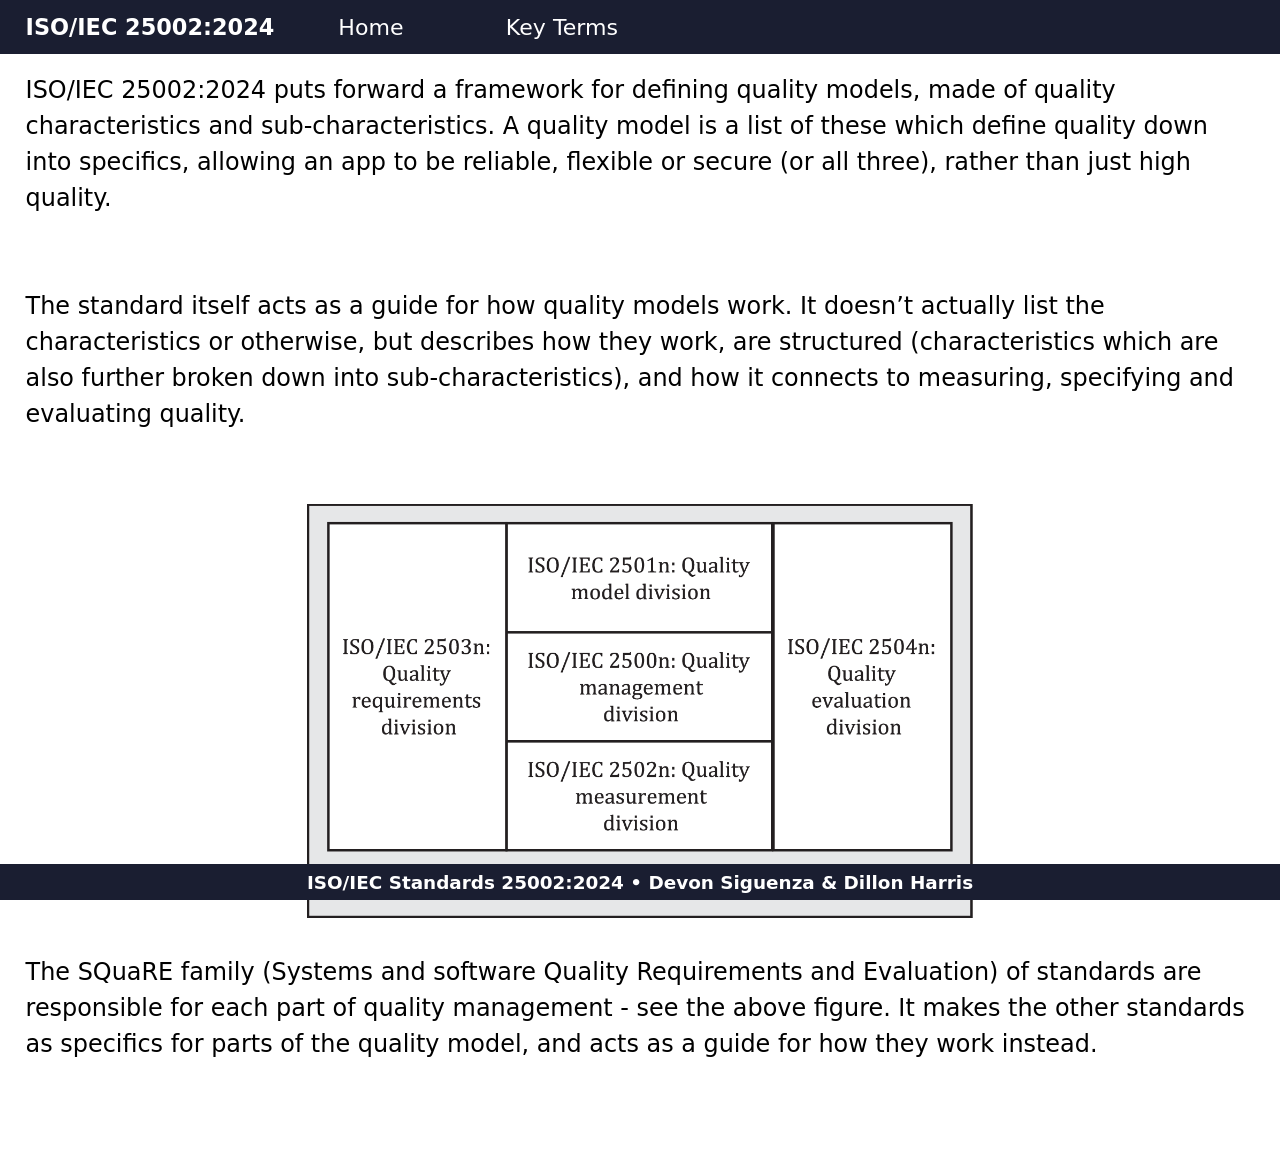
<file: index.html>
<!DOCTYPE html>
<html>
    <title>ISO/IEC 25002:2024</title>
    <meta name="viewport" content="width=device-width, initial-scale=1">
    <link rel="icon" type="image/x-icon" href="/imgs/logo.ico">
    <div class="desktop-layout">
        
        <header>
            <link rel="stylesheet" href="css/desktop-core.css">
            <meta name="viewport" content="width=device-width, initial-scale=1">
            <link rel="icon" type="image/x-icon" href="/imgs/logo.ico">
        </header>

        <head>
            <div id="topbar">
                <p id="title">ISO/IEC 25002:2024</p>
                <p id="home"><a href="index.html">Home</a></p>
                <p id="keyterms"><a href="key_terms.html">Key Terms</a></p>
                <p id="term-definition"></p>
            </div>
        </head>

        <div class="content-row">
            <div id="container">
                <p>ISO/IEC 25002:2024 puts forward a framework for defining quality models, made of quality characteristics and sub-characteristics. A quality model is a list of these which define quality down into specifics, allowing an app to be reliable, flexible or secure (or all three), rather than just high quality.</p>
                <br>
                <p>The standard itself acts as a guide for how quality models work. It doesn’t actually list the characteristics or otherwise, but describes how they work, are structured (characteristics which are also further broken down into sub-characteristics), and how it connects to measuring, specifying and evaluating quality.</p>
                <br>
                <img src="imgs/ISOIMAGE.png" alt="Divsions within ISO standards">
                <p>The SQuaRE family (Systems and software Quality Requirements and Evaluation) of standards are responsible for each part of quality management - see the above figure. It makes the other standards as specifics for parts of the quality model, and acts as a guide for how they work instead.</p>
            </div>
        </div>

        <footer>
            <div id="footerbar">
                <p>ISO/IEC Standards 25002:2024 • Devon Siguenza & Dillon Harris</p>
            </div>
        </footer>
        <script src="src/menu.js"></script>
    </div>

    <div class="mobile-layout">
        <header>
            <link rel="stylesheet" href="css/mobile-core.css">
        </header>

        <head>
            <div id="topbar">
                <p id="title">ISO/IEC 25002:2024</p>
                <p id="menu">☰</p>
            </div>
        </head>

        <body>
            <div class="sidenavs" id="sidenav">
                <p class="toggleable" ><a class="toggleable"  href="index.html">Home</a></p>
                <p class="toggleable" ><a class="toggleable"  href="key_terms.html">Key Terms</a></p>
            </div>
        </body>

        <footer>
            <div id="footerbar">
                <p>ISO/IEC Standards 25002:2024 • Devon Siguenza & Dillon Harris</p>
            </div>
        </footer>

        <script src="src/mobile_nav.js"></script>
    </div>
</html>
</file>
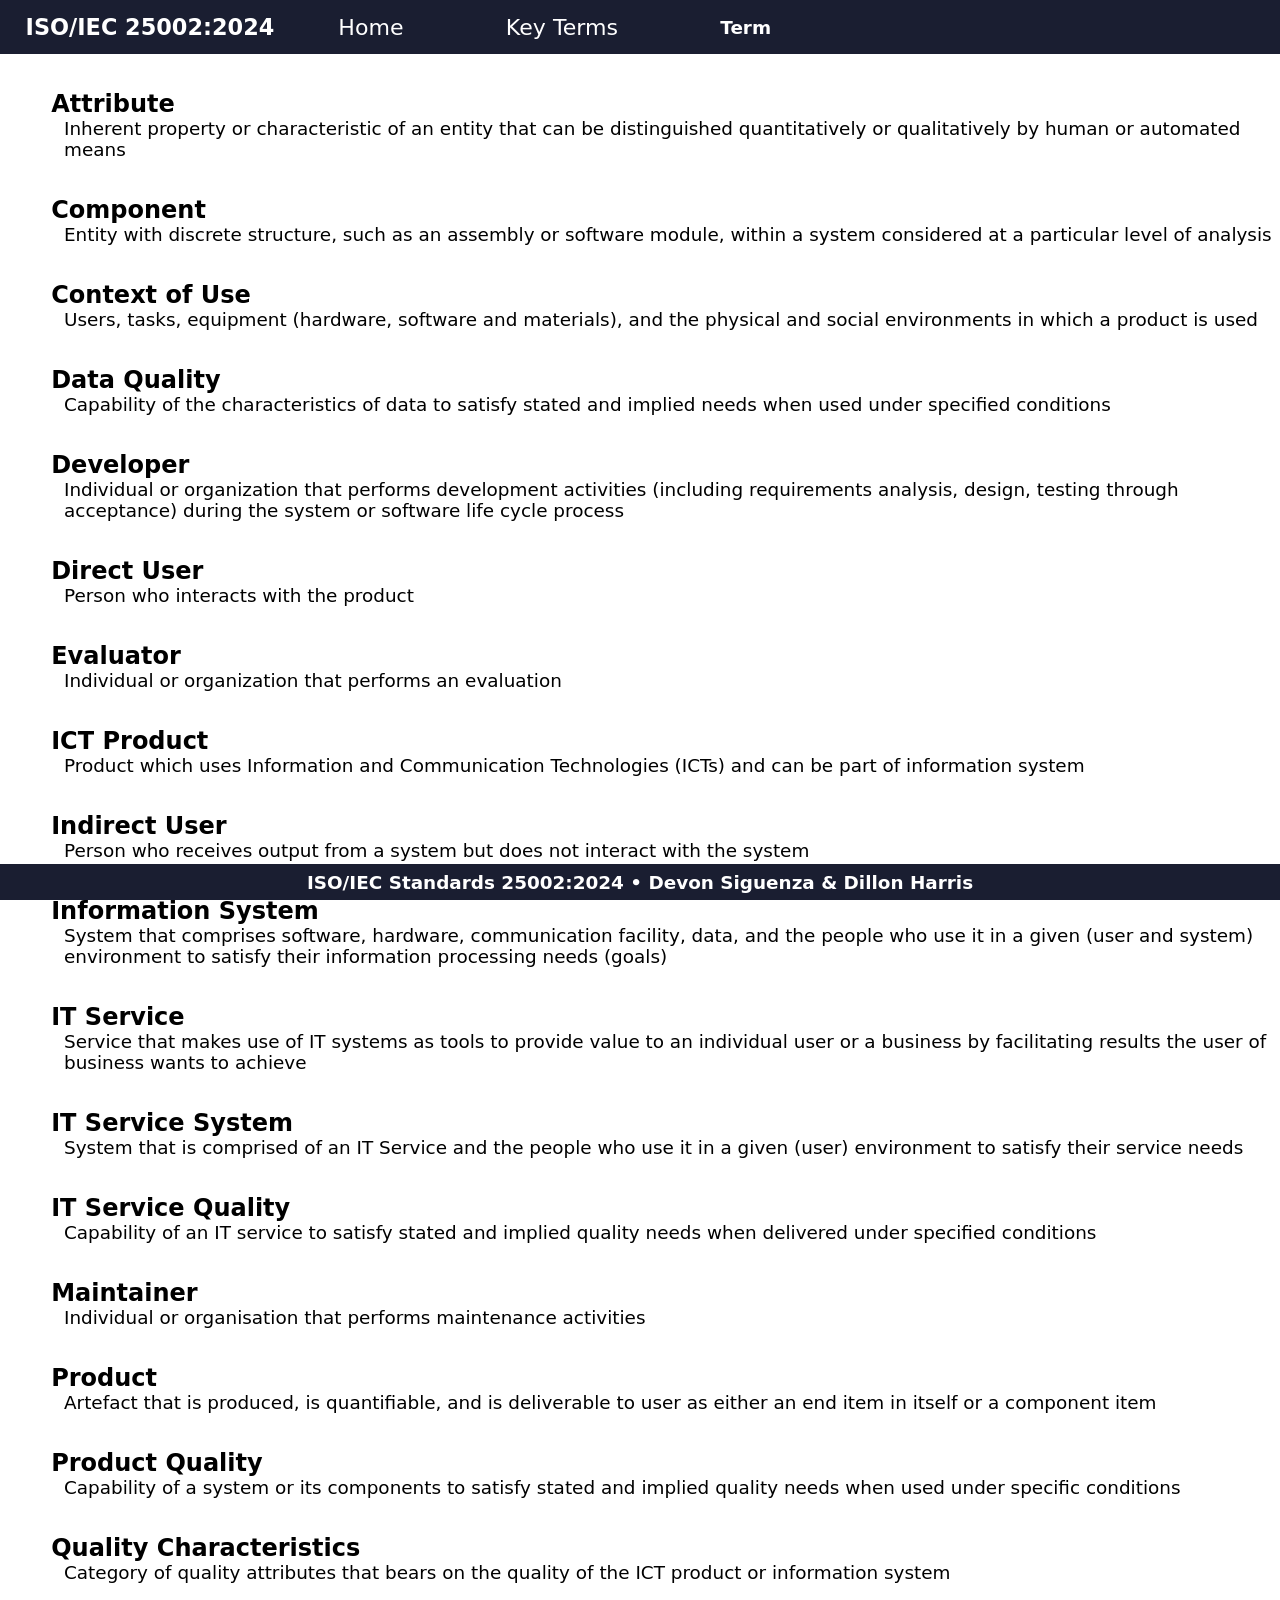
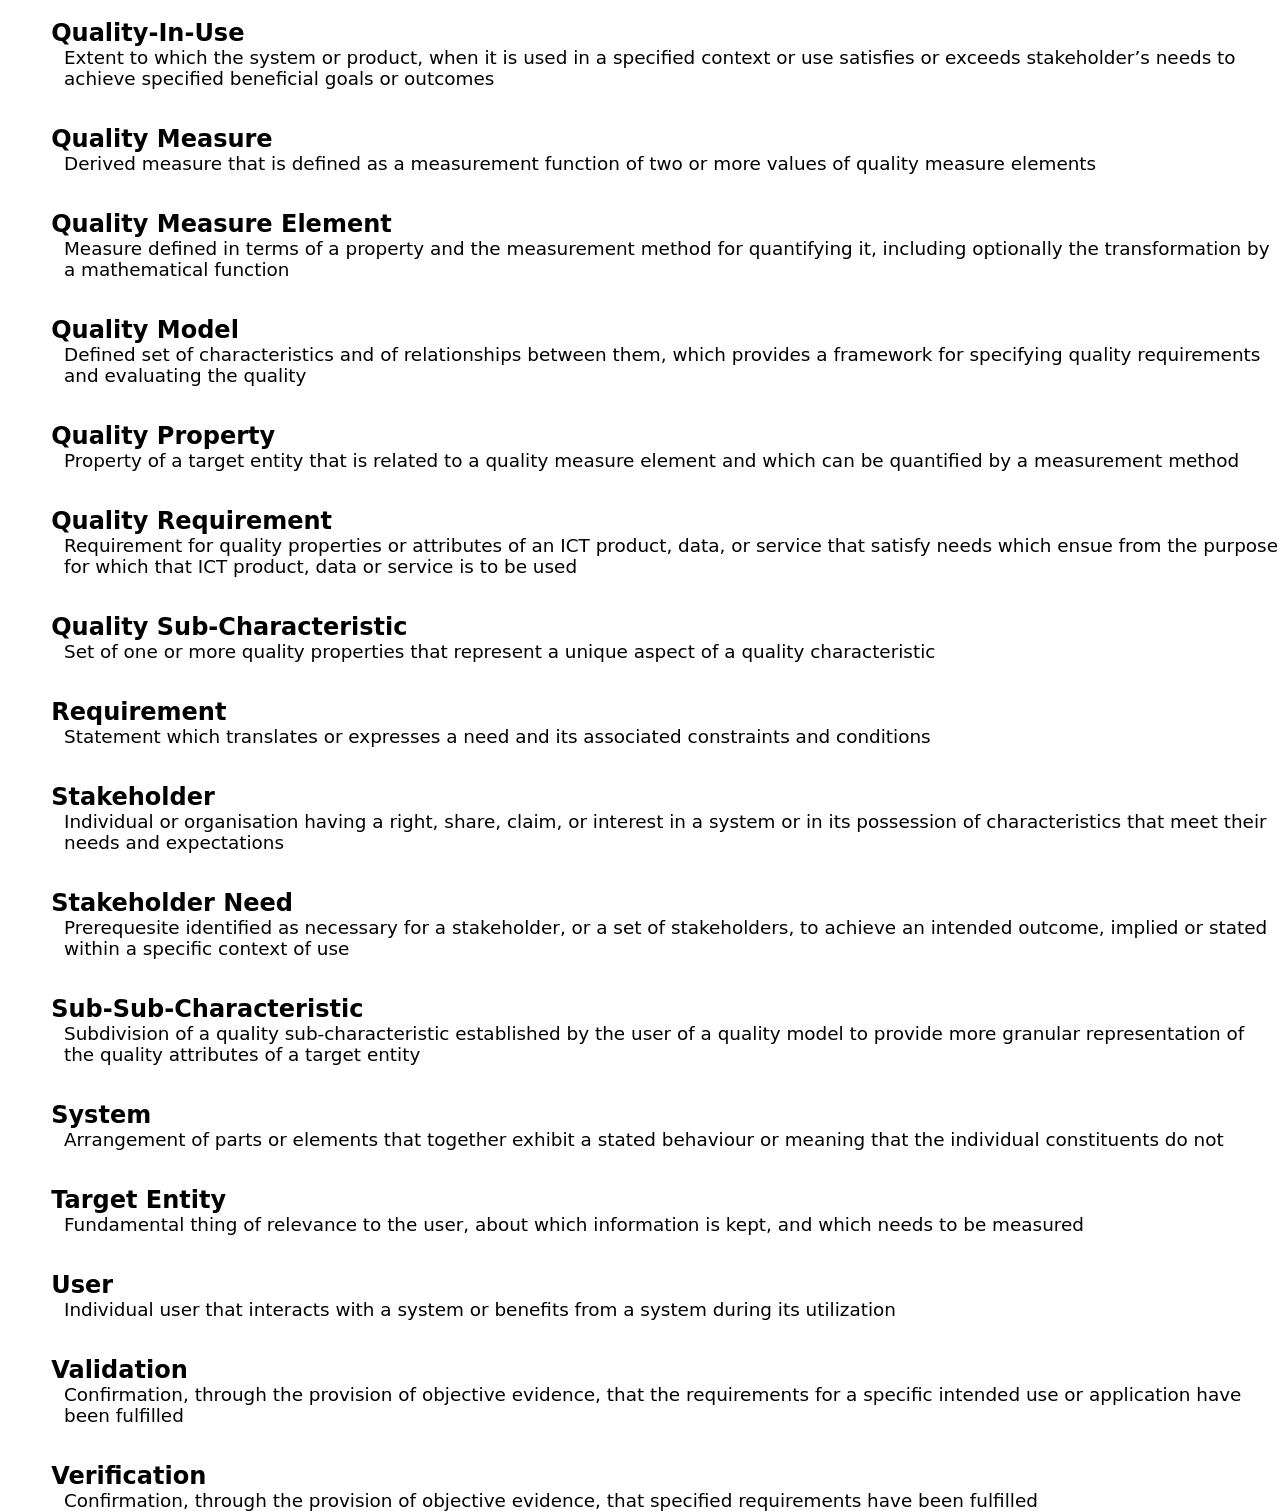
<file: key_terms.html>
<!DOCTYPE html>
<html>
    <title>ISO/IEC 25002:2024</title>
    <meta name="viewport" content="width=device-width, initial-scale=1">
    <link rel="icon" type="image/x-icon" href="/imgs/logo.ico">
    <div class="desktop-layout">
        
        <header>
            <link rel="stylesheet" href="css/desktop-core.css">
            <meta name="viewport" content="width=device-width, initial-scale=1">
            <link rel="icon" type="image/x-icon" href="/imgs/logo.ico">
        </header>

        <head>
            <div id="topbar">
                <p id="title">ISO/IEC 25002:2024</p>
                <p id="home"><a href="index.html">Home</a></p>
                <p id="keyterms"><a href="key_terms.html">Key Terms</a></p>
                <p id="term-definition">Term</p>
            </div>
        </head>
        
        <div id="body-frame">

        <body>
                <h2 class="term_title">Attribute</h2>
                <p class="term_def">Inherent property or characteristic of an entity that can be distinguished quantitatively or qualitatively by human or automated means</p>

                <h2 class="term_title">Component</h2>
                <p class="term_def">Entity with discrete structure, such as an assembly or software module, within a system considered at a particular level of analysis</p>

                <h2 class="term_title">Context of Use</h2>
                <p class="term_def">Users, tasks, equipment (hardware, software and materials), and the physical and social environments in which a product is used</p>
            
                <h2 class="term_title">Data Quality</h2>
                <p class="term_def">Capability of the characteristics of data to satisfy stated and implied needs when used under specified conditions</p>
            
                <h2 class="term_title">Developer</h2>
                <p class="term_def">Individual or organization that performs development activities (including requirements analysis, design, testing through acceptance) during the system or software life cycle process</p>
            
                <h2 class="term_title">Direct User</h2>
                <p class="term_def">Person who interacts with the product</p>
            
                <h2 class="term_title">Evaluator</h2>
                <p class="term_def">Individual or organization that performs an evaluation</p>
            
                <h2 class="term_title">ICT Product</h2>
                <p class="term_def">Product which uses Information and Communication Technologies (ICTs) and can be part of information system</p>
            
                <h2 class="term_title">Indirect User</h2>
                <p class="term_def">Person who receives output from a system but does not interact with the system</p>
            
                <h2 class="term_title">Information System</h2>
                <p class="term_def">System that comprises software, hardware, communication facility, data, and the people who use it in a given (user and system) environment to satisfy their information processing needs (goals)</p>
            
                <h2 class="term_title">IT Service</h2>
                <p class="term_def">Service that makes use of IT systems as tools to provide value to an individual user or a business by facilitating results the user of business wants to achieve</p>
            
                <h2 class="term_title">IT Service System</h2>
                <p class="term_def">System that is comprised of an IT Service and the people who use it in a given (user) environment to satisfy their service needs</p>
            
                <h2 class="term_title">IT Service Quality</h2>
                <p class="term_def">Capability of an IT service to satisfy stated and implied quality needs when delivered under specified conditions</p>
            
                <h2 class="term_title">Maintainer</h2>
                <p class="term_def">Individual or organisation that performs maintenance activities</p>
            
                <h2 class="term_title">Product</h2>
                <p class="term_def">Artefact that is produced, is quantifiable, and is deliverable to user as either an end item in itself or a component item</p>
            
                <h2 class="term_title">Product Quality</h2>
                <p class="term_def">Capability of a system or its components to satisfy stated and implied quality needs when used under specific conditions</p>
            
                <h2 class="term_title">Quality Characteristics</h2>
                <p class="term_def">Category of quality attributes that bears on the quality of the ICT product or information system</p>
            
                <h2 class="term_title">Quality-In-Use</h2>
                <p class="term_def">Extent to which the system or product, when it is used in a specified context or use satisfies or exceeds stakeholder’s needs to achieve specified beneficial goals or outcomes</p>
            
                <h2 class="term_title">Quality Measure</h2>
                <p class="term_def">Derived measure that is defined as a measurement function of two or more values of quality measure elements</p>
            
                <h2 class="term_title">Quality Measure Element</h2>
                <p class="term_def">Measure defined in terms of a property and the measurement method for quantifying it, including optionally the transformation by a mathematical function</p>
            
                <h2 class="term_title">Quality Model</h2>
                <p class="term_def">Defined set of characteristics and of relationships between them, which provides a framework for specifying quality requirements and evaluating the quality</p>
            
                <h2 class="term_title">Quality Property</h2>
                <p class="term_def">Property of a target entity that is related to a quality measure element and which can be quantified by a measurement method</p>
            
                <h2 class="term_title">Quality Requirement</h2>
                <p class="term_def">Requirement for quality properties or attributes of an ICT product, data, or service that satisfy needs which ensue from the purpose for which that ICT product, data or service is to be used</p>
            
                <h2 class="term_title">Quality Sub-Characteristic</h2>
                <p class="term_def">Set of one or more quality properties that represent a unique aspect of a quality characteristic</p>
            
                <h2 class="term_title">Requirement</h2>
                <p class="term_def">Statement which translates or expresses a need and its associated constraints and conditions</p>
            
                <h2 class="term_title">Stakeholder</h2>
                <p class="term_def">Individual or organisation having a right, share, claim, or interest in a system or in its possession of characteristics that meet their needs and expectations</p>
            
                <h2 class="term_title">Stakeholder Need</h2>
                <p class="term_def">Prerequesite identified as necessary for a stakeholder, or a set of stakeholders, to achieve an intended outcome, implied or stated within a specific context of use</p>
            
                <h2 class="term_title">Sub-Sub-Characteristic</h2>
                <p class="term_def">Subdivision of a quality sub-characteristic established by the user of a quality model to provide more granular representation of the quality attributes of a target entity</p>
            
                <h2 class="term_title">System</h2>
                <p class="term_def">Arrangement of parts or elements that together exhibit a stated behaviour or meaning that the individual constituents do not</p>
            
                <h2 class="term_title">Target Entity</h2>
                <p class="term_def">Fundamental thing of relevance to the user, about which information is kept, and which needs to be measured</p>
            
                <h2 class="term_title">User</h2>
                <p class="term_def">Individual user that interacts with a system or benefits from a system during its utilization</p>
            
                <h2 class="term_title">Validation</h2>
                <p class="term_def">Confirmation, through the provision of objective evidence, that the requirements for a specific intended use or application have been fulfilled</p>
            
                <h2 class="term_title">Verification</h2>
                <p class="term_def">Confirmation, through the provision of objective evidence, that specified requirements have been fulfilled</p>
            </body>

        </div>

        <footer>
            <div id="footerbar">
                <p>ISO/IEC Standards 25002:2024 • Devon Siguenza & Dillon Harris</p>
            </div>
        </footer>
        <script src="src/menu.js"></script>
    </div>

    <div class="mobile-layout">
        <header>
            <link rel="stylesheet" href="css/mobile-core.css">
        </header>

        <head>
            <div id="topbar">
                <p id="title">ISO/IEC 25002:2024</p>
                <p id="menu">☰</p>
            </div>
        </head>

        <body>
            <div class="sidenavs" id="sidenav">
                <p class="toggleable" ><a class="toggleable"  href="index.html">Home</a></p>
                <p class="toggleable" ><a class="toggleable"  href="key_terms.html">Key Terms</a></p>
            </div>
        </body>

        <footer>
            <div id="footerbar">
                <p>ISO/IEC Standards 25002:2024 • Devon Siguenza & Dillon Harris</p>
            </div>
        </footer>

        <script src="src/mobile_nav.js"></script>
    </div>
</html>
</file>
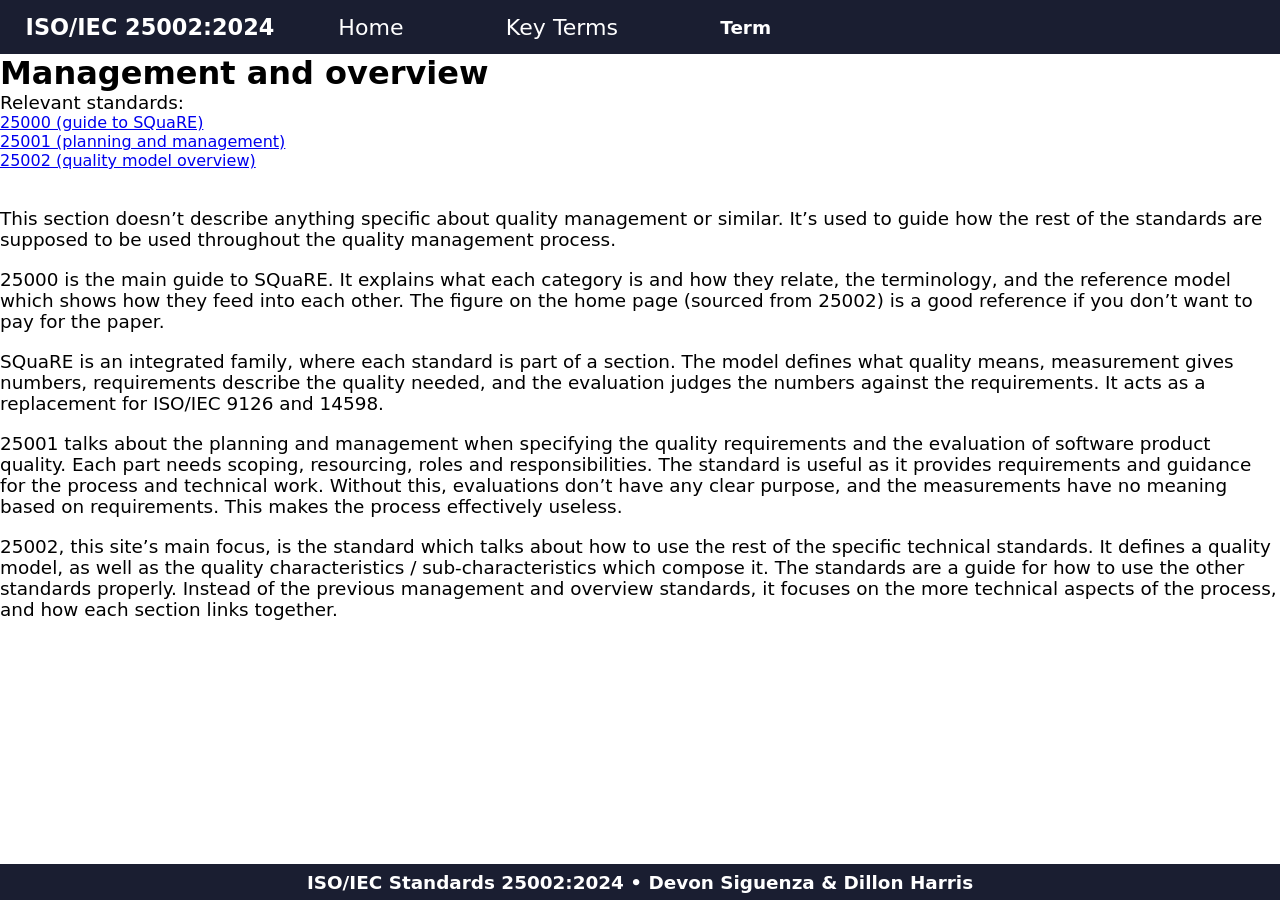
<file: management.html>
<!DOCTYPE html>
<html>
    <title>[ISO/IEC] Management and overview</title>
    <meta name="viewport" content="width=device-width, initial-scale=1">
    <link rel="icon" type="image/x-icon" href="/imgs/logo.ico">
    <div class="desktop-layout">
        
        <header>
            <link rel="stylesheet" href="css/desktop-core.css">
            <meta name="viewport" content="width=device-width, initial-scale=1">
            <link rel="icon" type="image/x-icon" href="/imgs/logo.ico">
        </header>

        <head>
            <div id="topbar">
                <p id="title">ISO/IEC 25002:2024</p>
                <p id="home"><a href="index.html">Home</a></p>
                <p id="keyterms"><a href="key_terms.html">Key Terms</a></p>
                <p id="term-definition">Term</p>
            </div>
        </head>
        
        <div id="body-frame">

        <body>
            <h1>Management and overview</h1>
            <p>Relevant standards:</p>
            <ul>
                <li><a href="https://www.iso.org/standard/64764.html">25000 (guide to SQuaRE)</a></li>
                <li><a href="https://www.iso.org/standard/64787.html">25001 (planning and management)</a></li>
                <li><a href="https://www.iso.org/standard/78175.html">25002 (quality model overview)</a></li>
            </ul>
            <br>
            <br>
            <p>This section doesn’t describe anything specific about quality management or similar. It’s used to guide how the rest of the standards are supposed to be used throughout the quality management process.</p>
            <br>
            <p>25000 is the main guide to SQuaRE. It explains what each category is and how they relate, the terminology, and the reference model which shows how they feed into each other. The figure on the home page (sourced from 25002) is a good reference if you don’t want to pay for the paper.</p>
            <br>
            <p>SQuaRE is an integrated family, where each standard is part of a section. The model defines what quality means, measurement gives numbers, requirements describe the quality needed, and the evaluation judges the numbers against the requirements.  It acts as a replacement for ISO/IEC 9126 and 14598.</p>
            <br>
            <p>25001 talks about the planning and management when specifying the quality requirements and the evaluation of software product quality. Each part needs scoping, resourcing, roles and responsibilities. The standard is useful as it provides requirements and guidance for the process and technical work. Without this, evaluations don’t have any clear purpose, and the measurements have no meaning based on requirements. This makes the process effectively useless.</p>
            <br>
            <p>25002, this site’s main focus, is the standard which talks about how to use the rest of the specific technical standards. It defines a quality model, as well as the quality characteristics / sub-characteristics which compose it. The standards are a guide for how to use the other standards properly. Instead of the previous management and overview standards, it focuses on the more technical aspects of the process, and how each section links together.</p>
            </body>

        </div>

        <footer>
            <div id="footerbar">
                <p>ISO/IEC Standards 25002:2024 • Devon Siguenza & Dillon Harris</p>
            </div>
        </footer>
        <script src="src/menu.js"></script>
    </div>

    <div class="mobile-layout">
        <header>
            <link rel="stylesheet" href="css/mobile-core.css">
        </header>

        <head>
            <div id="topbar">
                <p id="title">ISO/IEC 25002:2024</p>
                <p id="menu">☰</p>
            </div>
        </head>

        <body>
            <div class="sidenavs" id="sidenav">
                <p class="toggleable" ><a class="toggleable"  href="index.html">Home</a></p>
                <p class="toggleable" ><a class="toggleable"  href="key_terms.html">Key Terms</a></p>
            </div>
        </body>

        <footer>
            <div id="footerbar">
                <p>ISO/IEC Standards 25002:2024 • Devon Siguenza & Dillon Harris</p>
            </div>
        </footer>

        <script src="src/mobile_nav.js"></script>
    </div>
</html>
</file>
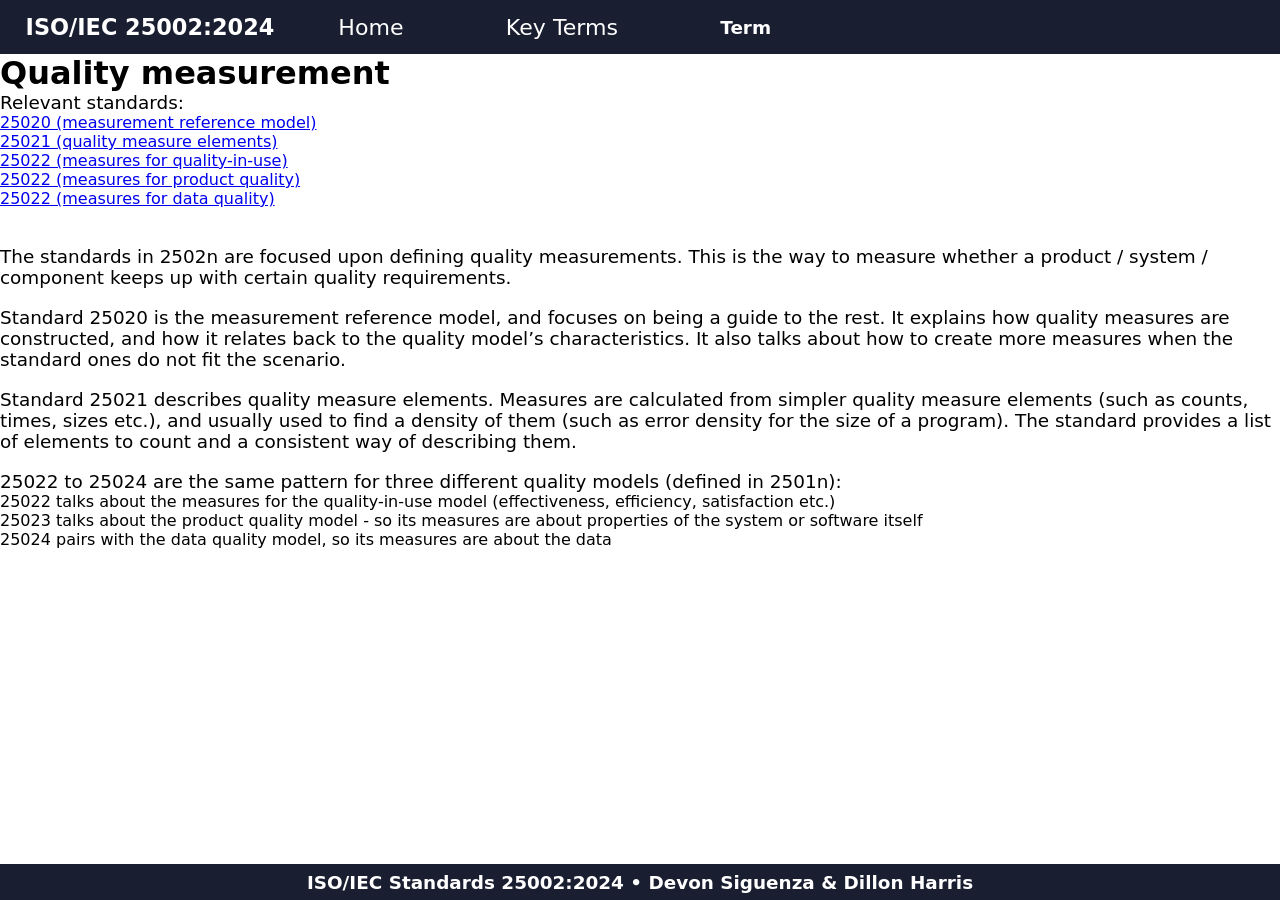
<file: quality_measurement.html>
<!DOCTYPE html>
<html>
    <title>[ISO/IEC] Quality measurement</title>
    <meta name="viewport" content="width=device-width, initial-scale=1">
    <link rel="icon" type="image/x-icon" href="/imgs/logo.ico">
    <div class="desktop-layout">
        
        <header>
            <link rel="stylesheet" href="css/desktop-core.css">
            <meta name="viewport" content="width=device-width, initial-scale=1">
            <link rel="icon" type="image/x-icon" href="/imgs/logo.ico">
        </header>

        <head>
            <div id="topbar">
                <p id="title">ISO/IEC 25002:2024</p>
                <p id="home"><a href="index.html">Home</a></p>
                <p id="keyterms"><a href="key_terms.html">Key Terms</a></p>
                <p id="term-definition">Term</p>
            </div>
        </head>
        
        <div id="body-frame">

        <body>
            <h1>Quality measurement</h1>
            <p>Relevant standards:</p>
            <ul>
                <li><a href="https://www.iso.org/standard/72117.html">25020 (measurement reference model)</a></li>
                <li><a href="https://www.iso.org/standard/55477.html">25021 (quality measure elements)</a></li>
                <li><a href="https://www.iso.org/standard/35746.html">25022 (measures for quality-in-use)</a></li>
                <li><a href="https://www.iso.org/standard/35747.html">25022 (measures for product quality)</a></li>
                <li><a href="https://www.iso.org/standard/35749.html">25022 (measures for data quality)</a></li>
            </ul>
            <br>
            <br>
            <p>The standards in 2502n are focused upon defining quality measurements. This is the way to measure whether a product / system / component keeps up with certain quality requirements.</p>
            <br>
            <p>Standard 25020 is the measurement reference model, and focuses on being a guide to the rest. It explains how quality measures are constructed, and how it relates back to the quality model’s characteristics. It also talks about how to create more measures when the standard ones do not fit the scenario.</p>
            <br>
            <p>Standard 25021 describes quality measure elements. Measures are calculated from simpler quality measure elements (such as counts, times, sizes etc.), and usually used to find a density of them (such as error density for the size of a program). The standard provides a list of elements to count and a consistent way of describing them.</p>
            <br>
            <p>25022 to 25024 are the same pattern for three different quality models (defined in 2501n):</p>
            <ul>
                <li>25022 talks about the measures for the quality-in-use model (effectiveness, efficiency, satisfaction etc.)</li>
                <li>25023 talks about the product quality model - so its measures are about properties of the system or software itself</li>
                <li>25024 pairs with the data quality model, so its measures are about the data</li>
            </ul>
            <br>
            </body>

        </div>

        <footer>
            <div id="footerbar">
                <p>ISO/IEC Standards 25002:2024 • Devon Siguenza & Dillon Harris</p>
            </div>
        </footer>
        <script src="src/menu.js"></script>
    </div>

    <div class="mobile-layout">
        <header>
            <link rel="stylesheet" href="css/mobile-core.css">
        </header>

        <head>
            <div id="topbar">
                <p id="title">ISO/IEC 25002:2024</p>
                <p id="menu">☰</p>
            </div>
        </head>

        <body>
            <div class="sidenavs" id="sidenav">
                <p class="toggleable" ><a class="toggleable"  href="index.html">Home</a></p>
                <p class="toggleable" ><a class="toggleable"  href="key_terms.html">Key Terms</a></p>
            </div>
        </body>

        <footer>
            <div id="footerbar">
                <p>ISO/IEC Standards 25002:2024 • Devon Siguenza & Dillon Harris</p>
            </div>
        </footer>

        <script src="src/mobile_nav.js"></script>
    </div>
</html>
</file>
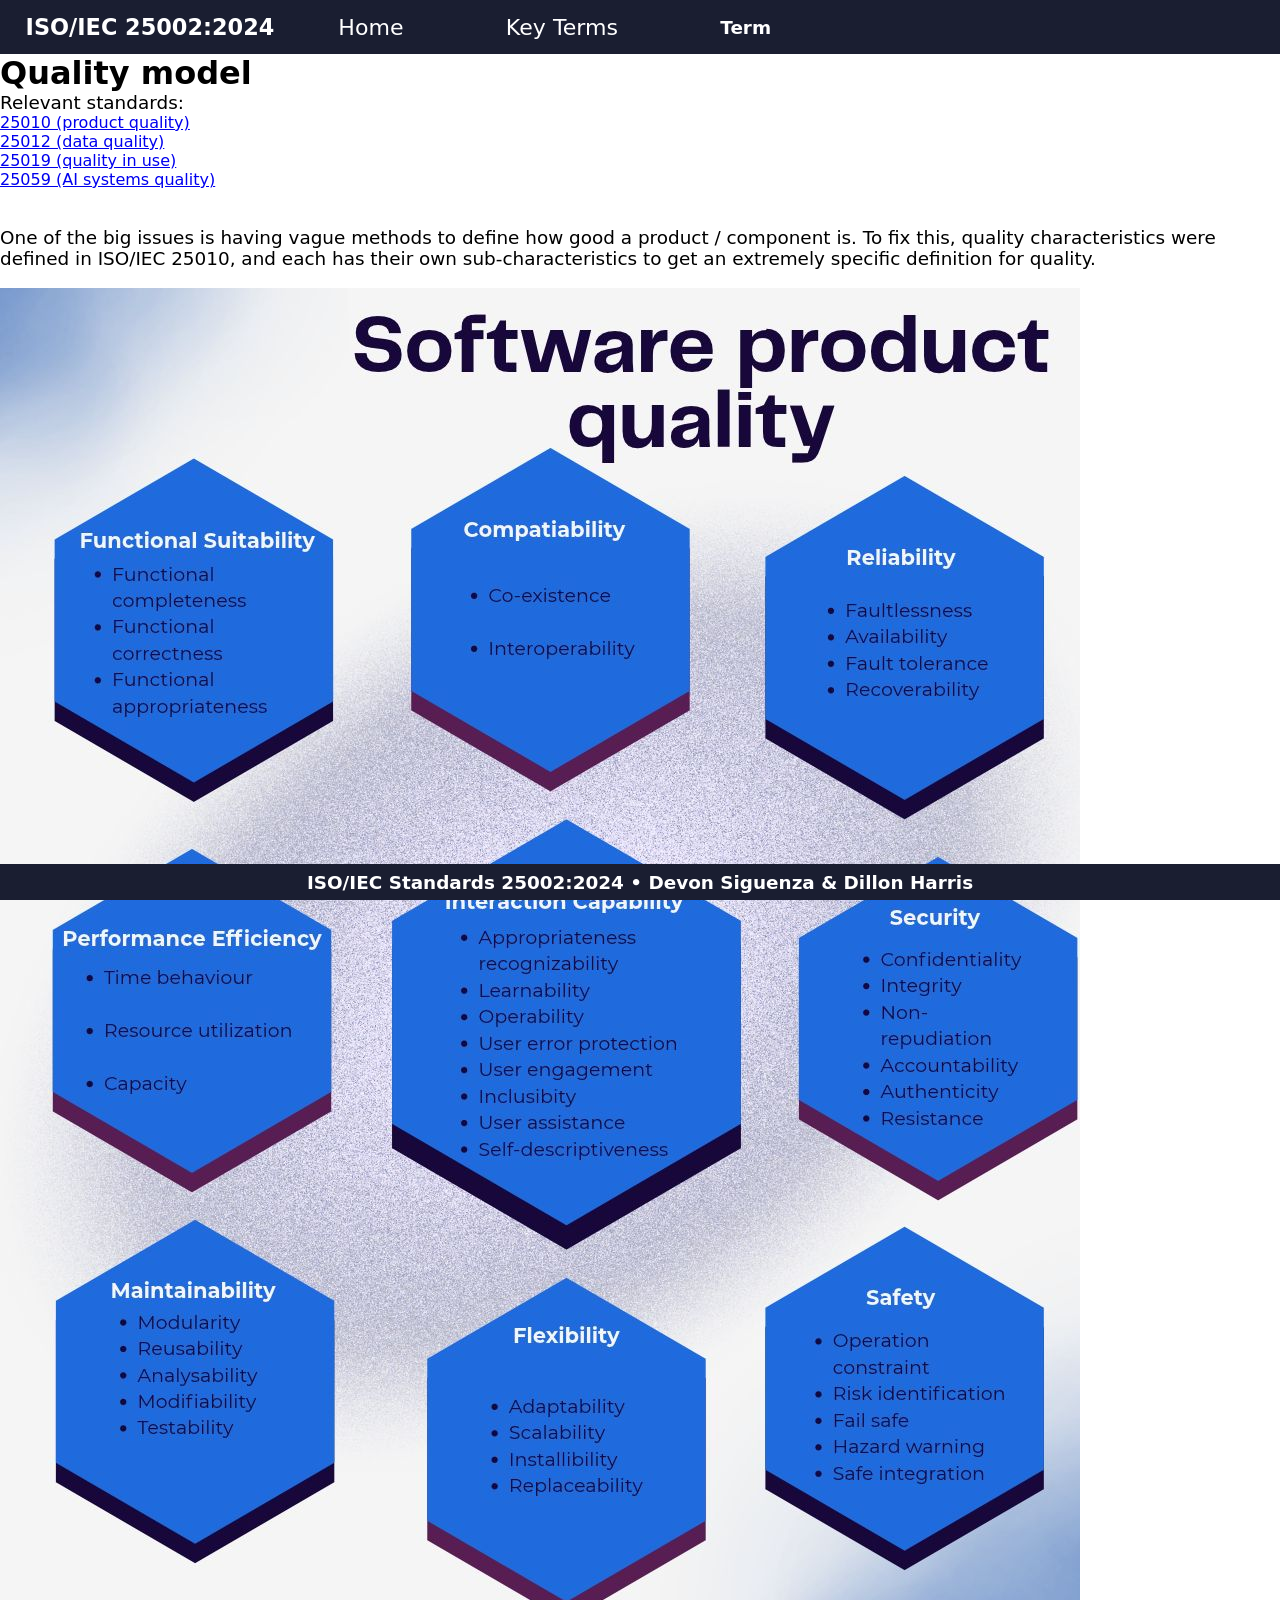
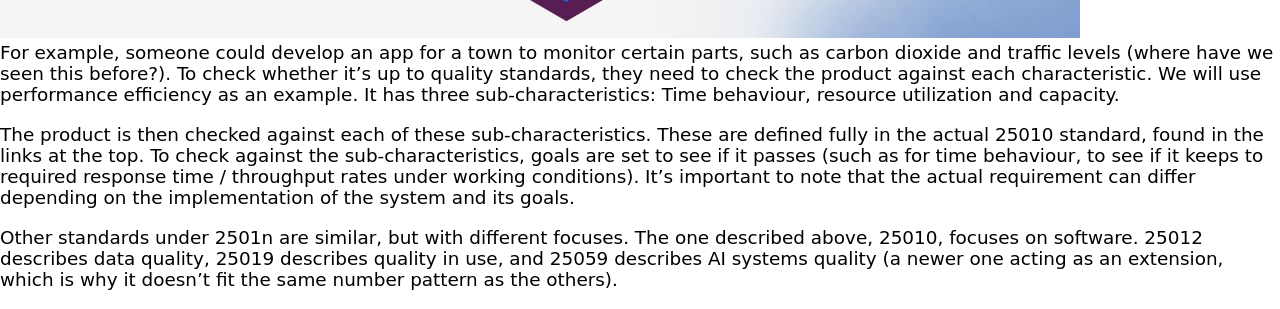
<file: quality_model.html>
<!DOCTYPE html>
<html>
    <title>[ISO/IEC] Quality model</title>
    <meta name="viewport" content="width=device-width, initial-scale=1">
    <link rel="icon" type="image/x-icon" href="/imgs/logo.ico">
    <div class="desktop-layout">
        
        <header>
            <link rel="stylesheet" href="css/desktop-core.css">
            <meta name="viewport" content="width=device-width, initial-scale=1">
            <link rel="icon" type="image/x-icon" href="/imgs/logo.ico">
        </header>

        <head>
            <div id="topbar">
                <p id="title">ISO/IEC 25002:2024</p>
                <p id="home"><a href="index.html">Home</a></p>
                <p id="keyterms"><a href="key_terms.html">Key Terms</a></p>
                <p id="term-definition">Term</p>
            </div>
        </head>
        
        <div id="body-frame">

        <body>
            <h1>Quality model</h1>
            <p>Relevant standards:</p>
            <ul>
                <li><a href="https://www.iso.org/standard/78176.html">25010 (product quality)</a></li>
                <li><a href="https://www.iso.org/standard/35736.html">25012 (data quality)</a></li>
                <li><a href="https://www.iso.org/standard/78177.html">25019 (quality in use)</a></li>
                <li><a href="https://www.iso.org/standard/80655.html">25059 (AI systems quality)</a></li>
            </ul>
            <br>
            <br>
            <p>One of the big issues is having vague methods to define how good a product / component is. To fix this, quality characteristics were defined in ISO/IEC 25010, and each has their own sub-characteristics to get an extremely specific definition for quality. </p>
            <br>
            <img src="/imgs/ProductQuality.jpg" alt="Diagram showing relevant quality characteristics from ISO/IEC 25010-2023">
            <br>
            <p>For example, someone could develop an app for a town to monitor certain parts, such as carbon dioxide and traffic levels (where have we seen this before?).  To check whether it’s up to quality standards, they need to check the product against each characteristic. We will use performance efficiency as an example. It has three sub-characteristics: Time behaviour, resource utilization and capacity.</p>
            <br>
            <p>The product is then checked against each of these sub-characteristics. These are defined fully in the actual 25010 standard, found in the links at the top. To check against the sub-characteristics, goals are set to see if it passes (such as for time behaviour, to see if it keeps to required response time / throughput rates under working conditions). It’s important to note that the actual requirement can differ depending on the implementation of the system and its goals.</p>
            <br>
            <p>Other standards under 2501n are similar, but with different focuses. The one described above, 25010, focuses on software. 25012 describes data quality, 25019 describes quality in use, and 25059 describes AI systems quality (a newer one acting as an extension, which is why it doesn’t fit the same number pattern as the others).</p>
            <br>
            </body>

        </div>

        <footer>
            <div id="footerbar">
                <p>ISO/IEC Standards 25002:2024 • Devon Siguenza & Dillon Harris</p>
            </div>
        </footer>
        <script src="src/menu.js"></script>
    </div>

    <div class="mobile-layout">
        <header>
            <link rel="stylesheet" href="css/mobile-core.css">
        </header>

        <head>
            <div id="topbar">
                <p id="title">ISO/IEC 25002:2024</p>
                <p id="menu">☰</p>
            </div>
        </head>

        <body>
            <div class="sidenavs" id="sidenav">
                <p class="toggleable" ><a class="toggleable"  href="index.html">Home</a></p>
                <p class="toggleable" ><a class="toggleable"  href="key_terms.html">Key Terms</a></p>
            </div>
        </body>

        <footer>
            <div id="footerbar">
                <p>ISO/IEC Standards 25002:2024 • Devon Siguenza & Dillon Harris</p>
            </div>
        </footer>

        <script src="src/mobile_nav.js"></script>
    </div>
</html>
</file>
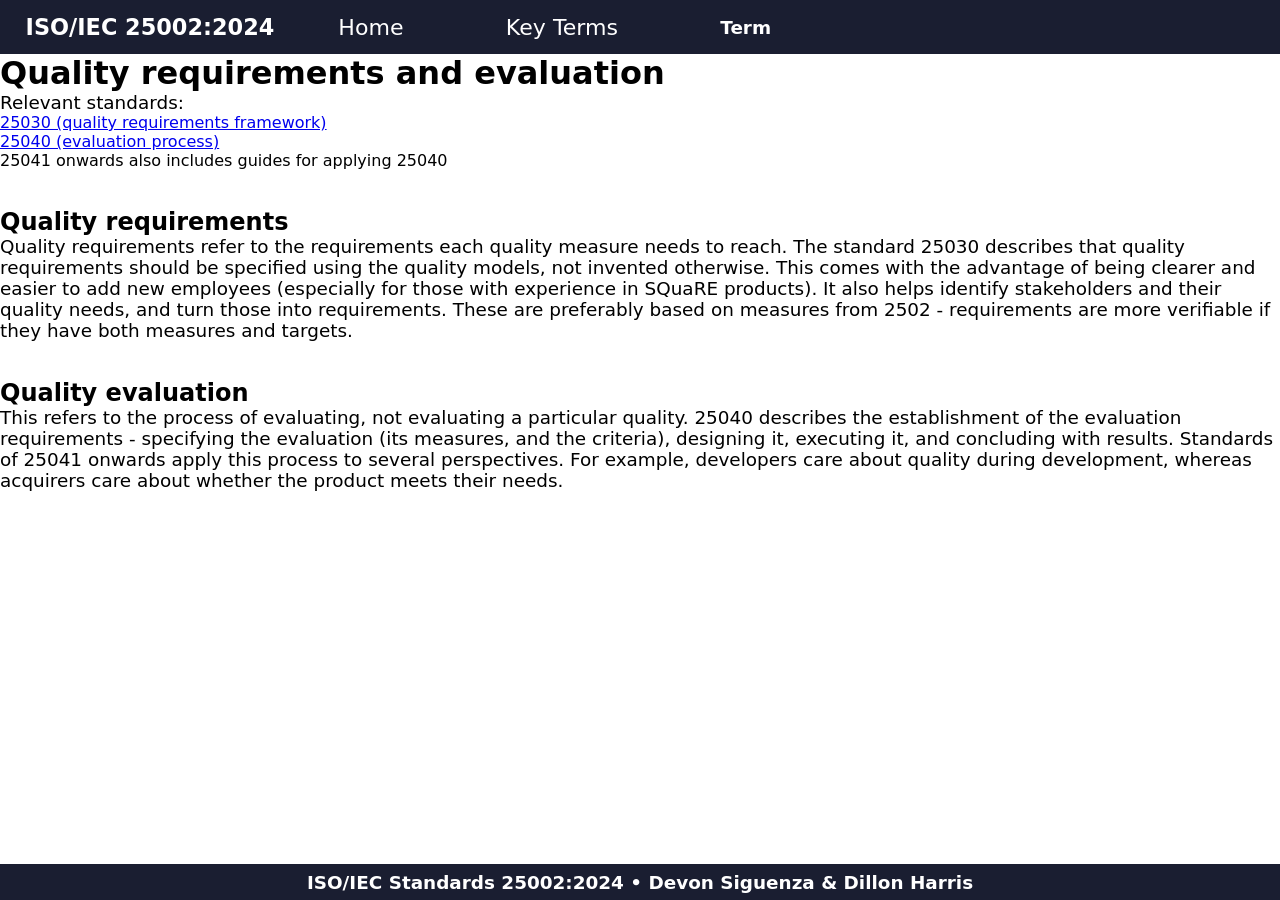
<file: quality_req_evaluation.html>
<!DOCTYPE html>
<html>
    <title>[ISO/IEC] Quality requirements and evaluation</title>
    <meta name="viewport" content="width=device-width, initial-scale=1">
    <link rel="icon" type="image/x-icon" href="/imgs/logo.ico">
    <div class="desktop-layout">
        
        <header>
            <link rel="stylesheet" href="css/desktop-core.css">
            <meta name="viewport" content="width=device-width, initial-scale=1">
            <link rel="icon" type="image/x-icon" href="/imgs/logo.ico">
        </header>

        <head>
            <div id="topbar">
                <p id="title">ISO/IEC 25002:2024</p>
                <p id="home"><a href="index.html">Home</a></p>
                <p id="keyterms"><a href="key_terms.html">Key Terms</a></p>
                <p id="term-definition">Term</p>
            </div>
        </head>
        
        <div id="body-frame">

        <body>
            <h1>Quality requirements and evaluation</h1>
            <p>Relevant standards:</p>
            <ul>
                <li><a href="https://www.iso.org/standard/72116.html">25030 (quality requirements framework)</a></li>
                <li><a href="https://www.iso.org/standard/83467.html">25040 (evaluation process)</a></li>
                <li>25041 onwards also includes guides for applying 25040</li>
            </ul>
            <br>
            <br>
            <h2>Quality requirements</h2>
            <p>Quality requirements refer to the requirements each quality measure needs to reach. The standard 25030 describes that quality requirements should be specified using the quality models, not invented otherwise. This comes with the advantage of being clearer and easier to add new employees (especially for those with experience in SQuaRE products). It also helps identify stakeholders and their quality needs, and turn those into requirements. These are preferably based on measures from 2502 - requirements are more verifiable if they have both measures and  targets.</p>
            <br>
            <br>
            <h2>Quality evaluation</h2>
            <p>This refers to the process of evaluating, not evaluating a particular quality. 25040 describes the establishment of the evaluation requirements - specifying the evaluation (its measures, and the criteria), designing it, executing it, and concluding with results. Standards of 25041 onwards apply this process to several perspectives. For example, developers care about quality during development, whereas acquirers care about whether the product meets their needs.</p>
            <br>
            </body>

        </div>

        <footer>
            <div id="footerbar">
                <p>ISO/IEC Standards 25002:2024 • Devon Siguenza & Dillon Harris</p>
            </div>
        </footer>
        <script src="src/menu.js"></script>
    </div>

    <div class="mobile-layout">
        <header>
            <link rel="stylesheet" href="css/mobile-core.css">
        </header>

        <head>
            <div id="topbar">
                <p id="title">ISO/IEC 25002:2024</p>
                <p id="menu">☰</p>
            </div>
        </head>

        <body>
            <div class="sidenavs" id="sidenav">
                <p class="toggleable" ><a class="toggleable"  href="index.html">Home</a></p>
                <p class="toggleable" ><a class="toggleable"  href="key_terms.html">Key Terms</a></p>
            </div>
        </body>

        <footer>
            <div id="footerbar">
                <p>ISO/IEC Standards 25002:2024 • Devon Siguenza & Dillon Harris</p>
            </div>
        </footer>

        <script src="src/mobile_nav.js"></script>
    </div>
</html>
</file>
<file: css/desktop-core.css>
:root {
    --primary: #1a1e31;
    --text: #ffffff;
    --text-hover: #6070c2;
}

* {
    margin: 0;
    padding: 0;
    border: 0;
    box-sizing: border-box;
    font-family: system-ui, -apple-system, BlinkMacSystemFont, 'Segoe UI', Roboto, Oxygen, Ubuntu, Cantarell, 'Open Sans', 'Helvetica Neue', sans-serif;
}

#topbar {
    display: flex;
    flex-direction: row;
    width: 100%;
    min-height: 5vh;
    background-color: var(--primary);
    align-items: center;
}

#topbar p, #topbar a, #topbar div {
    color: var(--text);
    padding-right: 3vw;
}

#topbar a {
    text-decoration: none;
    font-size: 120%;
    font-weight: 500;
}

#topbar a:hover {
    color: var(--text-hover);
}

#title {
    font-weight: bold;
}

/* Base mobile styles */
.mobile-layout {
    display: block;
}
.desktop-layout {
    display: none;
}

@media (max-width: 767px) {
    .desktop-layout {
        display: none;
    }
    .mobile-layout {
        display: block;
    }
    #mobilenav {
        position: absolute;
        right: 0%;
        background-color: var(--primary);
        height: 100vh;
        width: 15vw;
    }

    #menu {
        font-weight: bold;
        font-size: 200%;
        position: relative;
        left: 45vw;
        bottom: 0.45vh;
    }

    #menu:hover {
        color: var(--text-hover);
        cursor: pointer;
    }
}

/* Tablet and up */
@media (min-width: 768px) {
    .desktop-layout {
        display: none;
    }
}

/* Desktop and up */
@media (min-width: 1200px) {
    .mobile-layout {
        display: none;
    }
    .desktop-layout {
        display: flex;
        flex-direction: column;
    }
    #topbar {
        min-height: 6vh;
        width: 100%;
        display: flex;
        flex-direction: row;
    }

    body p {
        font-family:system-ui, -apple-system, BlinkMacSystemFont, 'Segoe UI', Roboto, Oxygen, Ubuntu, Cantarell, 'Open Sans', 'Helvetica Neue', sans-serif;
        font-size: 115%;
        word-wrap:break-word;
    }

    body {
        display: block;
    }

    #topbar p {
        padding-left: 2vw;
        text-wrap: nowrap;
        white-space: nowrap;
        flex-shrink: 0;
    }

    #topbar #term-definition {
        flex: 1 1 0;
        min-width: 0;
        white-space: normal;
        text-wrap: wrap;
        overflow-wrap: anywhere;
        padding-top: 0.5vh;
        padding-bottom: 0.5vh;
    }

    #term-definition {
        font-weight: bold;
    }

    #title {
        font-size: 140%;
    }

    #footerbar {
        background-color: var(--primary);
        color: var(--text);
        font-weight: bold;
        height: 4vh;
        width: 100%;
        position: fixed;
        bottom: 0;
        left: 0;
        display: flex;
        flex-direction: column;
        align-items: center;
        justify-content: center;
    }

    .term_title {
        padding-left: 4vw;
        padding-top: 4vh;
    }
    .term_def {
        padding-left: 5vw;
    }

    .content-row {
        display: flex;
        flex-direction: row;
        align-items: flex-start;
        gap: 2vw;
        padding: 2vh 2vw 6vh;
        width: 100%;
        font-size: 130%;
    }

    #container {
        display: flex;
        flex-direction: column;
        line-height: 4vh;
        justify-content: center;
        align-items: center;
    }

    #container p {
        padding-bottom: 4vh;
    }

    #container img {
        height: 50vh;
        padding-bottom: 4vh;
    }
}
</file>
<file: css/mobile-core.css>
:root {
    --primary: #1a1e31;
    --secondary: #282e4b;
    --text: #ffffff;
    --text-hover: #6070c2;
}

header {
    background-color: var(--primary);
}

#footerbar {
    background-color: var(--primary);
    color: var(--text);
    font-weight: bold;
    height: 4vh;
    width: 100%;
    position: fixed;
    bottom: 0;
    left: 0;
    display: flex;
    flex-direction: column;
    align-items: center;
    justify-content: center;
}

#sidenav {
    position: absolute;
    right: 0%;
    height: 100vh;
    width: 70vw;
    background-color: var(--secondary);
    display: block;
    flex-direction: column;
    align-items: center;
}

#menu {
    position: relative;
    left: 55vw;
    font-size: 160%;
}

#sidenav a {
    color: var(--text);
    font-weight: bold;
    text-decoration: none;
    font-size: 200%;
    line-height: 12vh;
    border-bottom: 5px solid var(--primary);
}

#sidenav a:hover {
    color: var(--text-hover);
}

.sidenavs {
    display: none;
}

.sidenavs.open {
    display: block;
}
</file>
